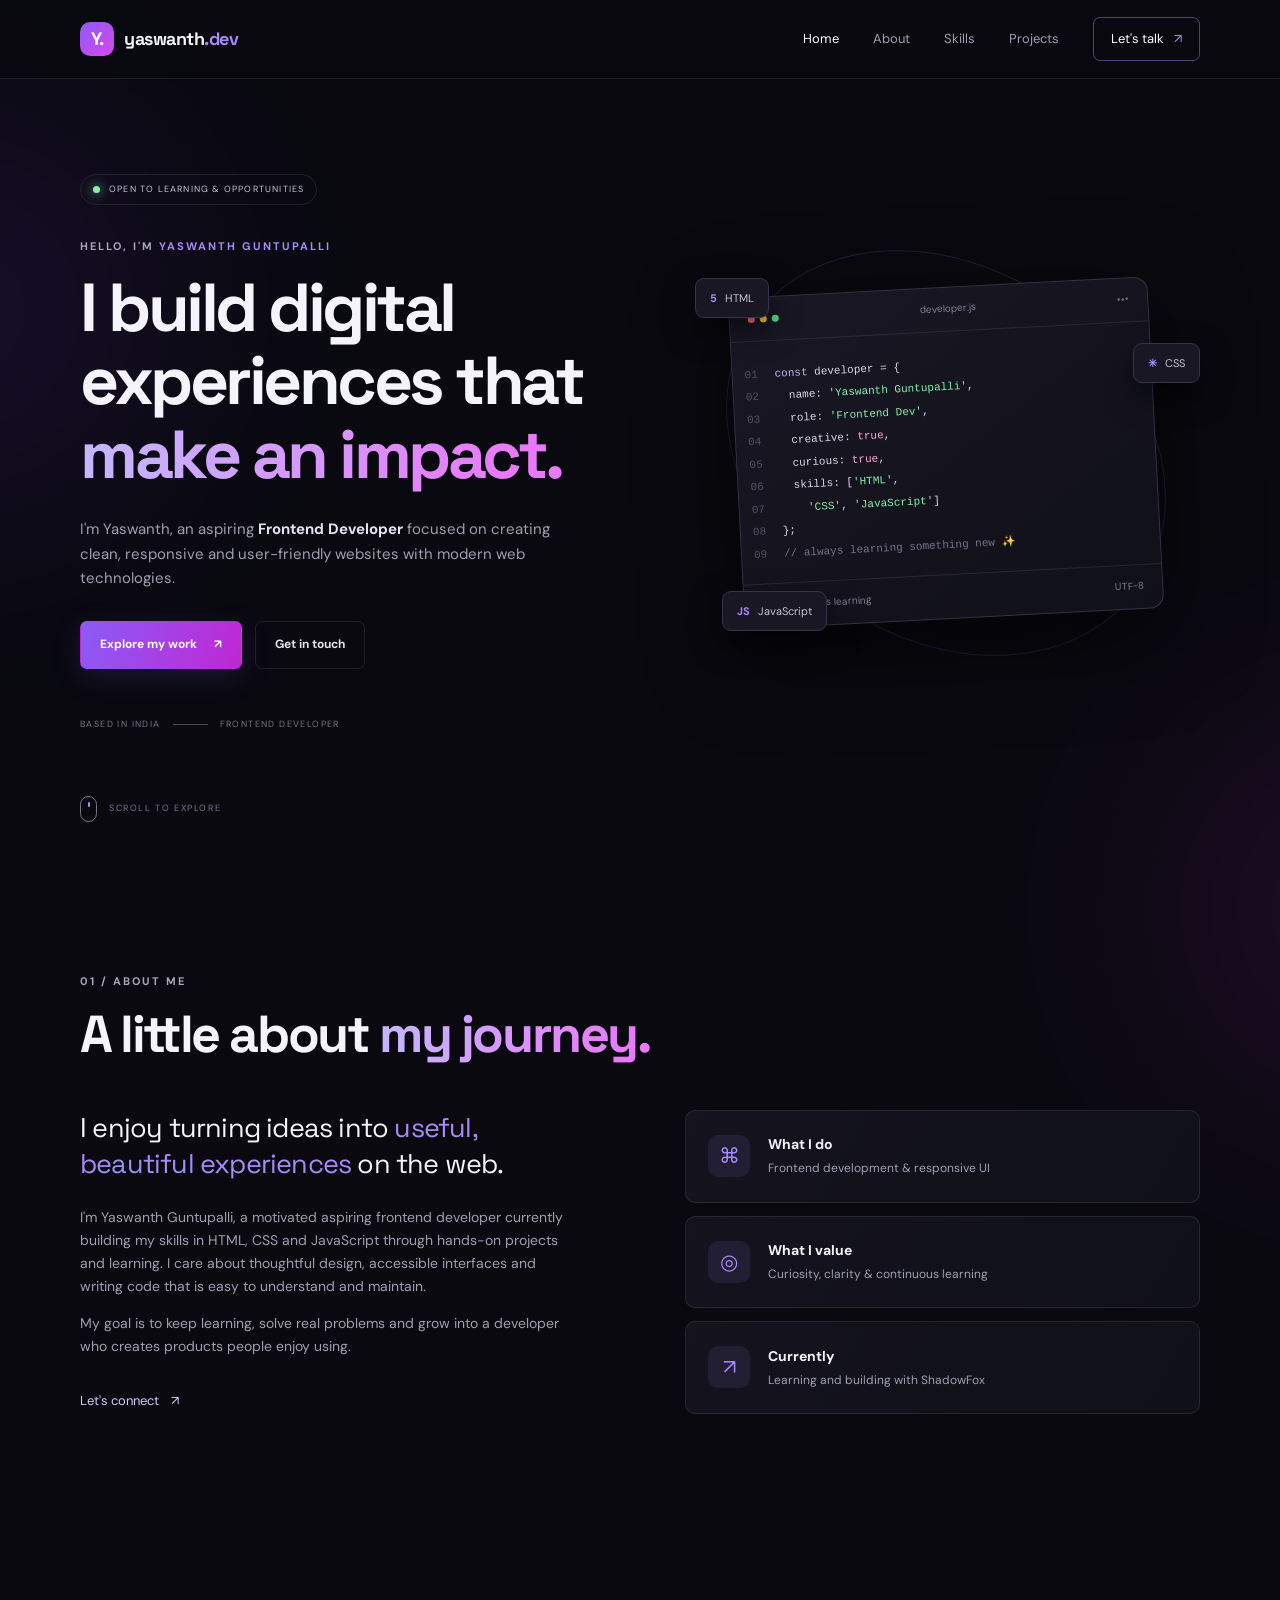
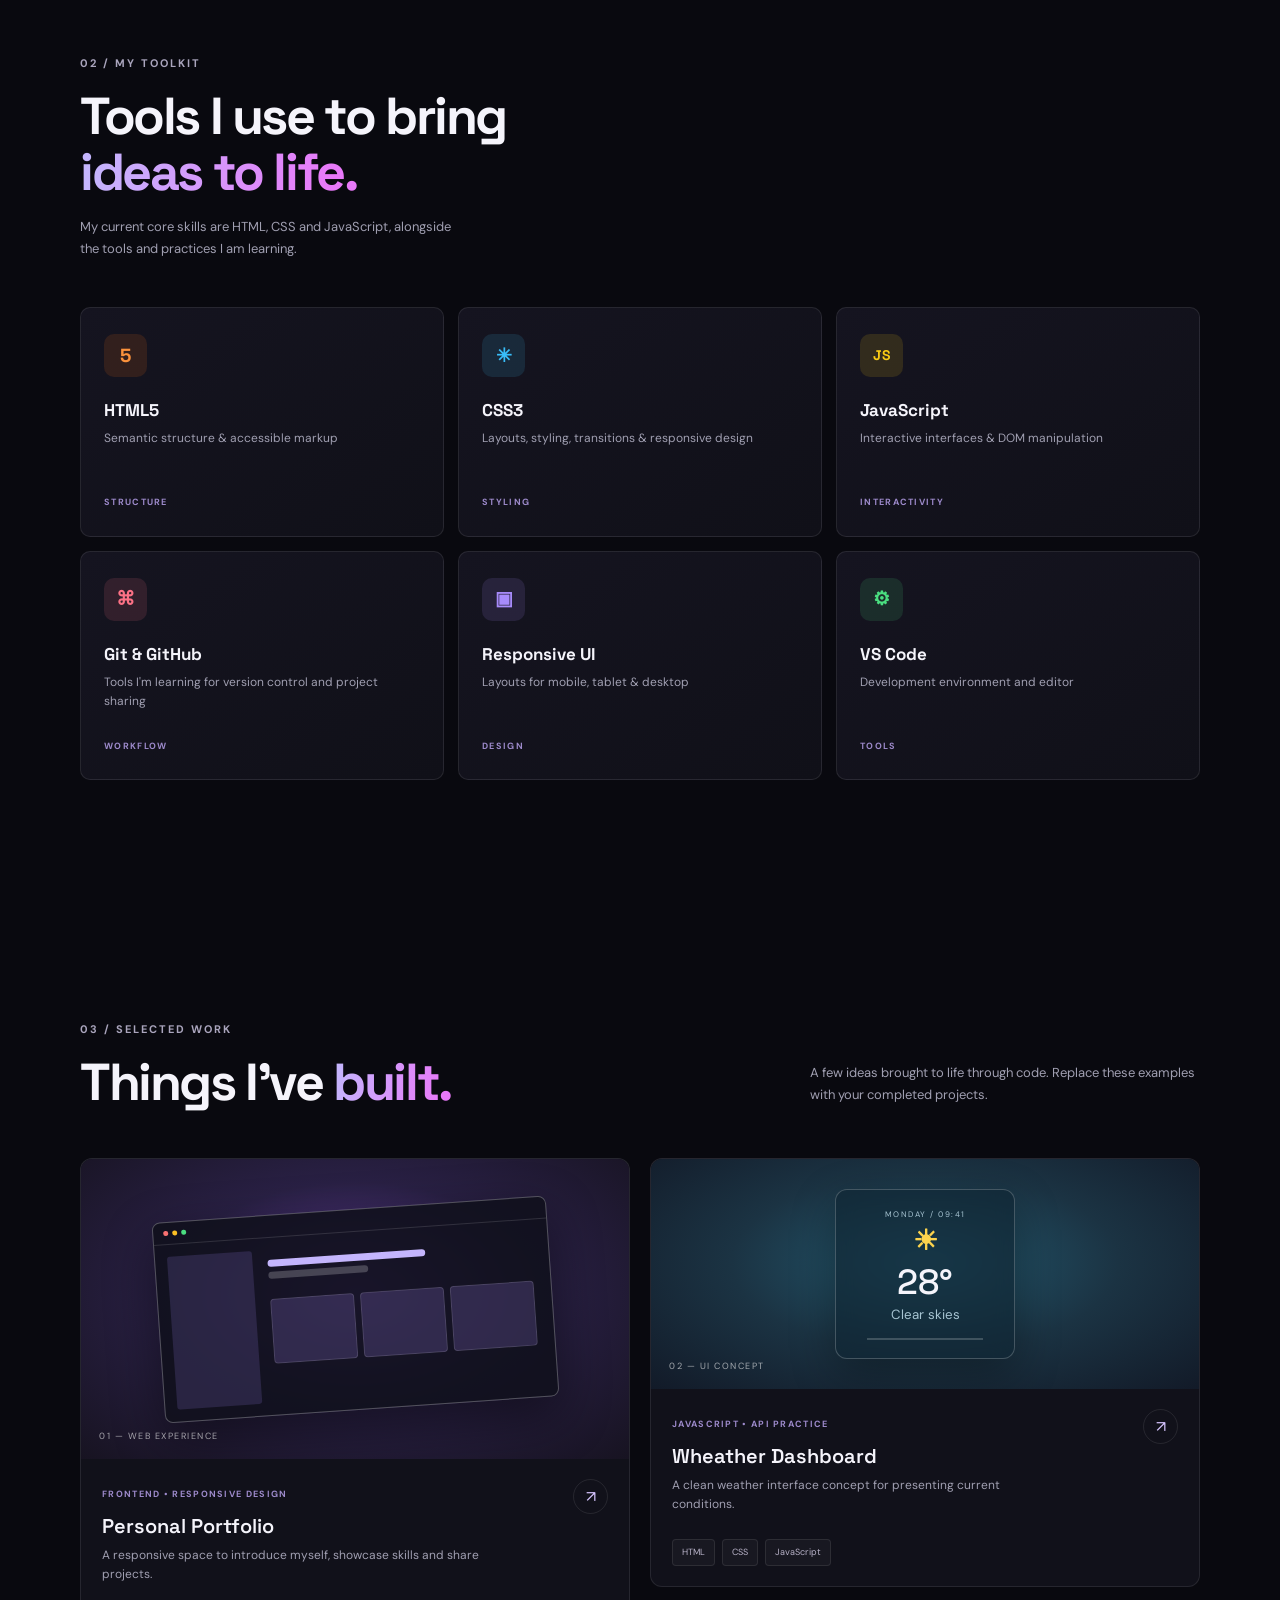
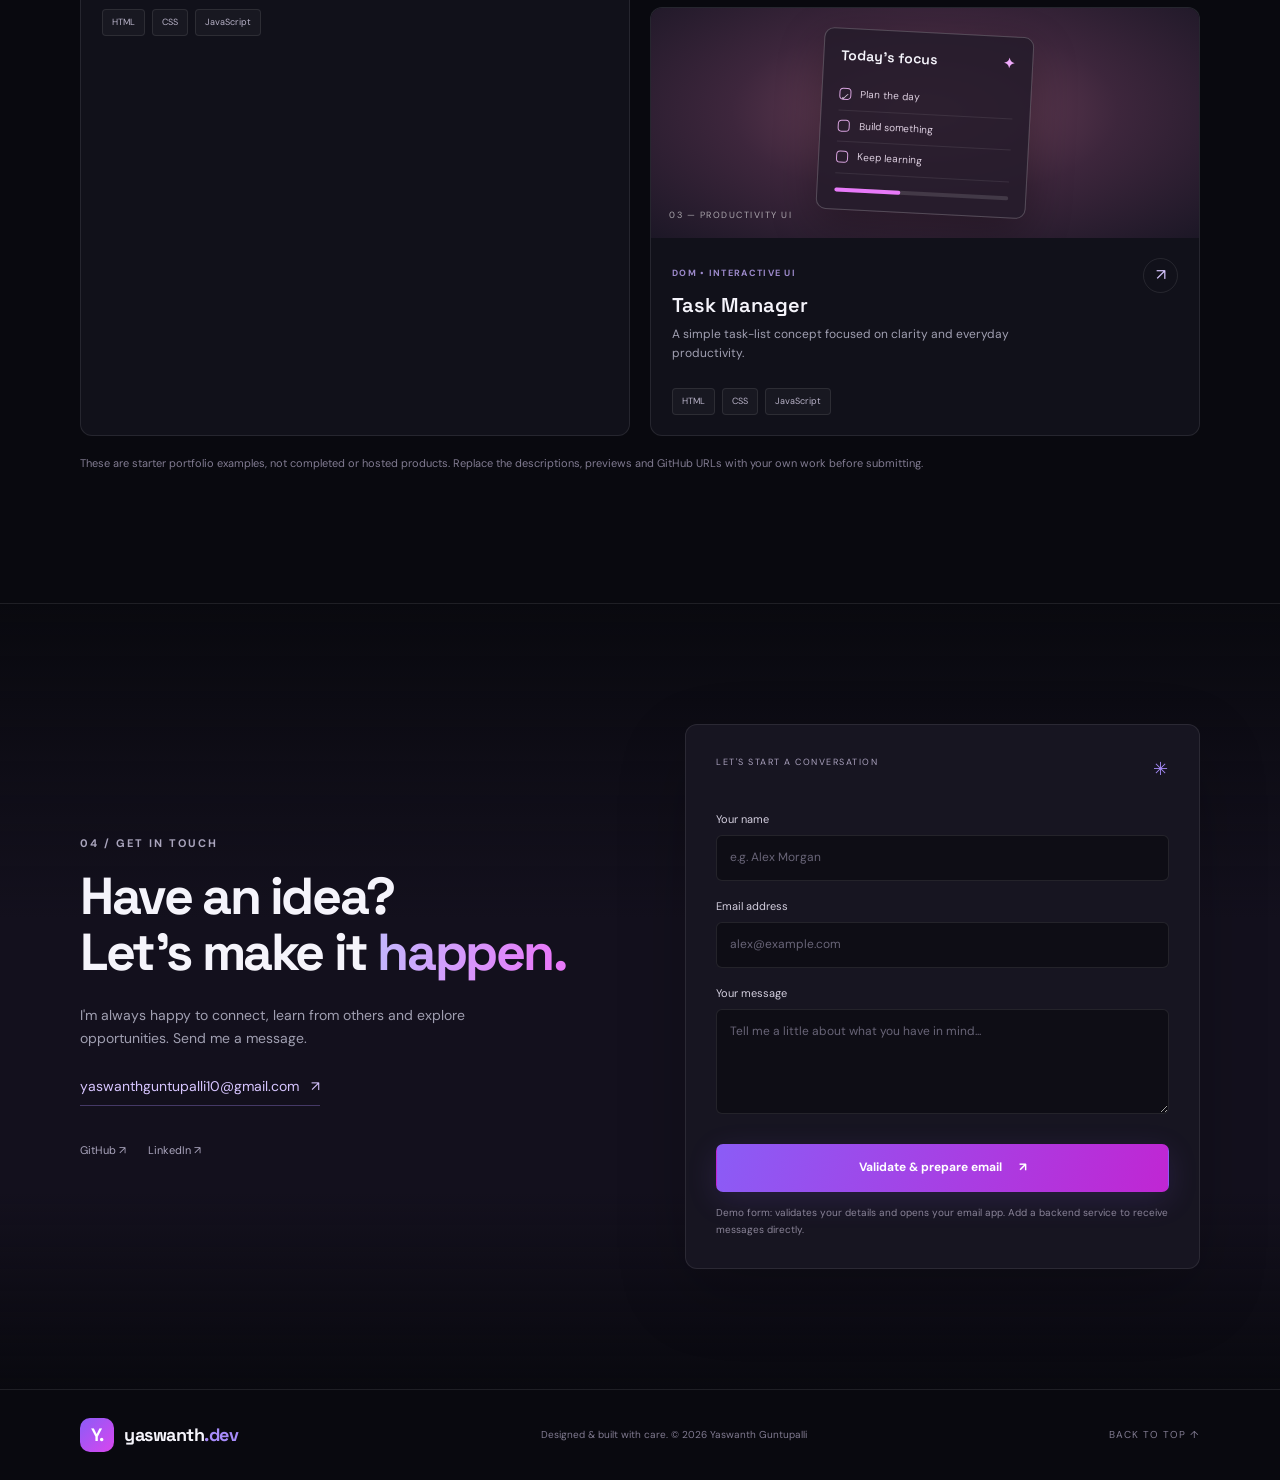
<file: index.html>
<!DOCTYPE html>
<html lang="en">
<head>
  <meta charset="UTF-8">
  <meta name="viewport" content="width=device-width, initial-scale=1.0">
  <meta name="description" content="Personal portfolio of a frontend developer. Explore skills, projects and contact information.">
  <title>Yaswanth Guntupalli | Frontend Developer</title>
  <link rel="preconnect" href="https://fonts.googleapis.com">
  <link rel="preconnect" href="https://fonts.gstatic.com" crossorigin>
  <link href="https://fonts.googleapis.com/css2?family=DM+Sans:wght@400;500;600;700&family=Space+Grotesk:wght@400;500;600;700&display=swap" rel="stylesheet">
  <link rel="stylesheet" href="styles.css">
  <script src="script.js" defer></script>
</head>
<body>
  <div class="ambient ambient-one"></div><div class="ambient ambient-two"></div>
  <header class="site-header">
    <nav class="nav container" aria-label="Main navigation">
      <a class="brand" href="#home" aria-label="Yaswanth Guntupalli home"><span class="brand-mark">Y.</span><span>yaswanth<span class="accent">.dev</span></span></a>
      <button class="menu-toggle" aria-label="Open navigation menu" aria-expanded="false" aria-controls="nav-links"><span></span><span></span><span></span></button>
      <div class="nav-links" id="nav-links">
        <a href="#home" class="nav-link active">Home</a><a href="#about" class="nav-link">About</a>
        <a href="#skills" class="nav-link">Skills</a><a href="#projects" class="nav-link">Projects</a>
        <a href="#contact" class="nav-link nav-cta">Let's talk <span>↗</span></a>
      </div>
    </nav>
  </header>

  <main>
    <section class="hero section container" id="home">
      <div class="hero-copy reveal">
        <div class="availability"><span class="pulse"></span> OPEN TO LEARNING & OPPORTUNITIES</div>
        <p class="eyebrow">HELLO, I'M <span class="accent">YASWANTH GUNTUPALLI</span></p>
        <h1>I build digital<br>experiences that<br><span class="gradient-text">make an impact.</span></h1>
        <p class="hero-description">I'm Yaswanth, an aspiring <strong>Frontend Developer</strong> focused on creating clean, responsive and user-friendly websites with modern web technologies.</p>
        <div class="hero-actions"><a class="button button-primary" href="#projects">Explore my work <span>↗</span></a><a class="button button-ghost" href="#contact">Get in touch</a></div>
        <div class="hero-meta"><span>BASED IN INDIA</span><span class="meta-line"></span><span>FRONTEND DEVELOPER</span></div>
      </div>
      <div class="hero-art reveal" aria-label="Stylish developer-themed code illustration, created with CSS and code-inspired interface elements">
        <div class="orbit orbit-a"></div><div class="orbit orbit-b"></div>
        <div class="code-card">
          <div class="code-top"><div class="window-dots"><i></i><i></i><i></i></div><span>developer.js</span><span>•••</span></div>
          <div class="code-content">
            <p><span class="line-no">01</span><span class="code-purple">const</span> developer = {</p>
            <p><span class="line-no">02</span>&nbsp;&nbsp;name: <span class="code-green">'Yaswanth Guntupalli'</span>,</p>
            <p><span class="line-no">03</span>&nbsp;&nbsp;role: <span class="code-green">'Frontend Dev'</span>,</p>
            <p><span class="line-no">04</span>&nbsp;&nbsp;creative: <span class="code-orange">true</span>,</p>
            <p><span class="line-no">05</span>&nbsp;&nbsp;curious: <span class="code-orange">true</span>,</p>
            <p><span class="line-no">06</span>&nbsp;&nbsp;skills: [<span class="code-green">'HTML'</span>,</p>
            <p><span class="line-no">07</span>&nbsp;&nbsp;&nbsp;&nbsp;<span class="code-green">'CSS'</span>, <span class="code-green">'JavaScript'</span>]</p>
            <p><span class="line-no">08</span>};</p>
            <p class="code-comment"><span class="line-no">09</span>// always learning something new ✨</p>
          </div>
          <div class="code-bottom"><span><i class="status-dot"></i> All systems learning</span><span>UTF-8</span></div>
        </div>
        <div class="floating-chip chip-html"><b>5</b> HTML</div><div class="floating-chip chip-css"><b>✳</b> CSS</div><div class="floating-chip chip-js"><b>JS</b> JavaScript</div>
      </div>
      <a class="scroll-cue" href="#about"><span class="scroll-wheel"></span> SCROLL TO EXPLORE</a>
    </section>

    <section class="section container" id="about">
      <div class="section-heading reveal"><p class="eyebrow">01 / ABOUT ME</p><h2>A little about <span class="gradient-text">my journey.</span></h2></div>
      <div class="about-grid">
        <div class="about-intro reveal"><p class="large-copy">I enjoy turning ideas into <span class="accent">useful, beautiful experiences</span> on the web.</p><p>I'm Yaswanth Guntupalli, a motivated aspiring frontend developer currently building my skills in HTML, CSS and JavaScript through hands-on projects and learning. I care about thoughtful design, accessible interfaces and writing code that is easy to understand and maintain.</p><p>My goal is to keep learning, solve real problems and grow into a developer who creates products people enjoy using.</p><a class="text-link" href="#contact">Let's connect <span>↗</span></a></div>
        <div class="about-facts reveal">
          <div class="fact-card"><span class="fact-icon">⌘</span><div><h3>What I do</h3><p>Frontend development & responsive UI</p></div></div>
          <div class="fact-card"><span class="fact-icon">◎</span><div><h3>What I value</h3><p>Curiosity, clarity & continuous learning</p></div></div>
          <div class="fact-card"><span class="fact-icon">↗</span><div><h3>Currently</h3><p>Learning and building with ShadowFox</p></div></div>
        </div>
      </div>
    </section>

    <section class="section container" id="skills">
      <div class="section-heading reveal"><p class="eyebrow">02 / MY TOOLKIT</p><h2>Tools I use to bring<br><span class="gradient-text">ideas to life.</span></h2><p class="section-subtitle">My current core skills are HTML, CSS and JavaScript, alongside the tools and practices I am learning.</p></div>
      <div class="skills-grid">
        <article class="skill-card reveal"><span class="skill-symbol html-symbol">5</span><h3>HTML5</h3><p>Semantic structure & accessible markup</p><span class="skill-tag">STRUCTURE</span></article>
        <article class="skill-card reveal"><span class="skill-symbol css-symbol">✳</span><h3>CSS3</h3><p>Layouts, styling, transitions & responsive design</p><span class="skill-tag">STYLING</span></article>
        <article class="skill-card reveal"><span class="skill-symbol js-symbol">JS</span><h3>JavaScript</h3><p>Interactive interfaces & DOM manipulation</p><span class="skill-tag">INTERACTIVITY</span></article>
        <article class="skill-card reveal"><span class="skill-symbol git-symbol">⌘</span><h3>Git & GitHub</h3><p>Tools I'm learning for version control and project sharing</p><span class="skill-tag">WORKFLOW</span></article>
        <article class="skill-card reveal"><span class="skill-symbol responsive-symbol">▣</span><h3>Responsive UI</h3><p>Layouts for mobile, tablet & desktop</p><span class="skill-tag">DESIGN</span></article>
        <article class="skill-card reveal"><span class="skill-symbol tools-symbol">⚙</span><h3>VS Code</h3><p>Development environment and editor</p><span class="skill-tag">TOOLS</span></article>
      </div>
    </section>

    <section class="section container" id="projects">
      <div class="section-heading projects-heading reveal"><div><p class="eyebrow">03 / SELECTED WORK</p><h2>Things I've <span class="gradient-text">built.</span></h2></div><p class="section-subtitle">A few ideas brought to life through code. Replace these examples with your completed projects.</p></div>
      <div class="projects-grid">
        <article class="project-card project-feature reveal"><div class="project-visual visual-one"><div class="mini-browser"><div class="mini-bar"><i></i><i></i><i></i></div><div class="mini-content"><div class="mini-sidebar"></div><div class="mini-main"><b></b><b></b><div class="mini-panels"><i></i><i></i><i></i></div></div></div></div><span class="visual-label">01 — WEB EXPERIENCE</span></div><div class="project-info"><div><span class="project-type">FRONTEND • RESPONSIVE DESIGN</span><h3>Personal Portfolio</h3><p>A responsive space to introduce myself, showcase skills and share projects.</p></div><a class="project-arrow" href="index.html" target="_blank" rel="noopener noreferrer" aria-label="Add your portfolio repository link">↗</a></div><div class="tag-row"><span>HTML</span><span>CSS</span><span>JavaScript</span></div></article>
        <article class="project-card reveal"><div class="project-visual visual-two"><div class="weather-widget"><span>MONDAY / 09:41</span><strong>☀</strong><b>28°</b><small>Clear skies</small><div class="weather-line"></div></div><span class="visual-label">02 — UI CONCEPT</span></div><div class="project-info"><div><span class="project-type">JAVASCRIPT • API PRACTICE</span><h3>Wheather Dashboard</h3><p>A clean weather interface concept for presenting current conditions.</p></div><a class="project-arrow" href="https://yaswanthguntupalli.github.io/shadowfox-frontend-portfolio/weather.html" target="_blank" rel="noopener noreferrer" aria-label="Add your weather dashboard repository link">↗</a></div><div class="tag-row"><span>HTML</span><span>CSS</span><span>JavaScript</span></div></article>
        <article class="project-card reveal"><div class="project-visual visual-three"><div class="task-widget"><div class="task-title">Today's focus <span>✦</span></div><div class="task-row"><i>✓</i><span>Plan the day</span></div><div class="task-row"><i></i><span>Build something</span></div><div class="task-row"><i></i><span>Keep learning</span></div><div class="task-progress"><b></b></div></div><span class="visual-label">03 — PRODUCTIVITY UI</span></div><div class="project-info"><div><span class="project-type">DOM • INTERACTIVE UI</span><h3>Task Manager</h3><p>A simple task-list concept focused on clarity and everyday productivity.</p></div><a class="project-arrow" href="https://github.com/" target="_blank" rel="noopener noreferrer" aria-label="Add your task manager repository link">↗</a></div><div class="tag-row"><span>HTML</span><span>CSS</span><span>JavaScript</span></div></article>
      </div>
      <p class="project-note">These are starter portfolio examples, not completed or hosted products. Replace the descriptions, previews and GitHub URLs with your own work before submitting.</p>
    </section>

    <section class="contact-section section" id="contact">
      <div class="container contact-grid">
        <div class="contact-copy reveal"><p class="eyebrow">04 / GET IN TOUCH</p><h2>Have an idea?<br>Let's make it <span class="gradient-text">happen.</span></h2><p>I'm always happy to connect, learn from others and explore opportunities. Send me a message.</p><a class="email-link" href="mailto:yaswanthguntupalli10@gmail.com">yaswanthguntupalli10@gmail.com <span>↗</span></a><div class="social-links"><a href="https://github.com/" target="_blank" rel="noopener noreferrer">GitHub ↗</a><a href="https://www.linkedin.com/" target="_blank" rel="noopener noreferrer">LinkedIn ↗</a></div></div>
        <form class="contact-form reveal" id="contact-form" novalidate>
          <div class="form-heading"><span>LET'S START A CONVERSATION</span><span class="form-star">✳</span></div>
          <label for="name">Your name</label><input id="name" name="name" type="text" placeholder="e.g. Alex Morgan" required minlength="2" autocomplete="name"><small class="error" id="name-error"></small>
          <label for="email">Email address</label><input id="email" name="email" type="email" placeholder="alex@example.com" required autocomplete="email"><small class="error" id="email-error"></small>
          <label for="message">Your message</label><textarea id="message" name="message" rows="4" placeholder="Tell me a little about what you have in mind..." required minlength="10"></textarea><small class="error" id="message-error"></small>
          <button class="button button-primary submit-button" type="submit">Validate & prepare email <span>↗</span></button>
          <p class="form-note" id="form-status" aria-live="polite">Demo form: validates your details and opens your email app. Add a backend service to receive messages directly.</p>
        </form>
      </div>
    </section>
  </main>

  <footer class="footer container"><a class="brand" href="#home"><span class="brand-mark">Y.</span><span>yaswanth<span class="accent">.dev</span></span></a><p>Designed & built with care. © <span id="year"></span> Yaswanth Guntupalli</p><a class="back-top" href="#home">BACK TO TOP ↑</a></footer>
</body>
</html>
</file>
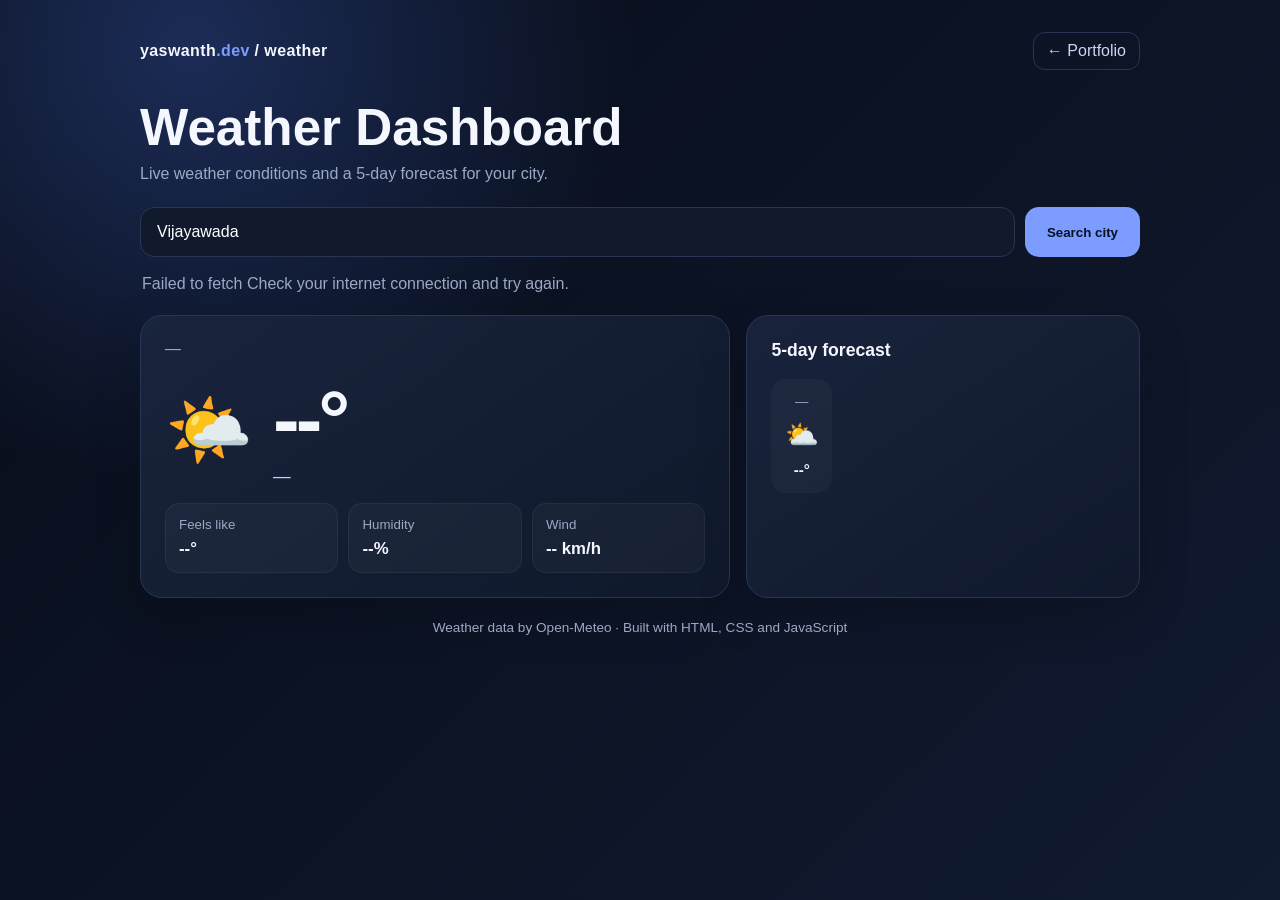
<file: weather.html>
<!DOCTYPE html>
<html lang="en">
<head>
  <meta charset="UTF-8">
  <meta name="viewport" content="width=device-width, initial-scale=1.0">
  <title>Weather Dashboard | Yaswanth</title>
  <style>
    :root { color-scheme: dark; --bg:#090e1c; --panel:#151d31; --muted:#9ba9c5; --accent:#7c9cff; --line:#293653; }
    * { box-sizing:border-box; }
    body { margin:0; min-height:100vh; padding:32px 18px; font-family:Inter,Segoe UI,Arial,sans-serif; color:#f5f7ff; background:radial-gradient(circle at 15% 5%,#1c2c57 0,transparent 32%),linear-gradient(135deg,#080d19,#101a30); }
    .wrap { max-width:1000px; margin:auto; }
    header { display:flex; justify-content:space-between; align-items:center; gap:12px; margin-bottom:28px; }
    .brand { font-weight:800; letter-spacing:.4px; } .brand span { color:var(--accent); }
    .back { color:#cbd6f2; text-decoration:none; border:1px solid var(--line); padding:9px 13px; border-radius:12px; }
    h1 { font-size:clamp(2rem,5vw,3.2rem); margin:0 0 8px; }
    .sub { color:var(--muted); margin:0 0 24px; }
    .search { display:flex; gap:10px; margin-bottom:18px; }
    input { flex:1; min-width:0; padding:15px 16px; border-radius:14px; border:1px solid var(--line); background:#111a2d; color:white; font-size:1rem; outline:none; }
    input:focus { border-color:var(--accent); }
    button { border:0; border-radius:14px; padding:0 22px; background:var(--accent); color:#081126; font-weight:800; cursor:pointer; }
    button:hover { filter:brightness(1.1); }
    .status { color:var(--muted); min-height:24px; margin:8px 2px 16px; }
    .grid { display:grid; grid-template-columns:1.2fr .8fr; gap:16px; }
    .card { background:linear-gradient(145deg,rgba(25,36,61,.96),rgba(16,25,44,.96)); border:1px solid var(--line); border-radius:22px; padding:24px; box-shadow:0 18px 50px #0003; }
    .current { min-height:280px; display:flex; flex-direction:column; justify-content:space-between; }
    .place { color:var(--muted); font-size:1rem; }
    .main-weather { display:flex; align-items:center; gap:20px; margin:16px 0; }
    .emoji { font-size:4.4rem; line-height:1; }
    .temp { font-size:clamp(3.5rem,9vw,5rem); font-weight:800; letter-spacing:-4px; }
    .desc { color:#c6d2ef; font-size:1.1rem; }
    .stats { display:grid; grid-template-columns:repeat(3,1fr); gap:10px; }
    .stat { background:#ffffff08; border:1px solid #ffffff0d; padding:13px; border-radius:14px; }
    .stat small { display:block; color:var(--muted); margin-bottom:7px; }
    .stat strong { font-size:1.05rem; }
    h2 { font-size:1.1rem; margin:0 0 18px; }
    .forecast { display:grid; grid-template-columns:repeat(5,1fr); gap:10px; }
    .day { text-align:center; padding:15px 8px; border-radius:15px; background:#ffffff08; }
    .day small { display:block; color:var(--muted); }
    .day .ico { font-size:1.7rem; margin:10px 0; }
    .day strong { display:block; font-size:.95rem; }
    footer { color:var(--muted); font-size:.85rem; text-align:center; margin-top:22px; }
    @media(max-width:700px) { .grid { grid-template-columns:1fr; } .forecast { grid-template-columns:repeat(2,1fr); } .search { flex-direction:column; } button { padding:14px; } .stats { grid-template-columns:1fr; } }
  </style>
</head>
<body>
  <main class="wrap">
    <header>
      <div class="brand">yaswanth<span>.dev</span> / weather</div>
      <a class="back" href="index.html">← Portfolio</a>
    </header>
    <h1>Weather Dashboard</h1>
    <p class="sub">Live weather conditions and a 5-day forecast for your city.</p>
    <form class="search" id="searchForm">
      <input id="cityInput" type="text" placeholder="Enter a city, e.g. Vijayawada" value="Vijayawada" aria-label="City name">
      <button type="submit">Search city</button>
    </form>
    <p class="status" id="status" role="status">Loading weather…</p>
    <section class="grid" aria-live="polite">
      <article class="card current">
        <div>
          <div class="place" id="place">—</div>
          <div class="main-weather">
            <div class="emoji" id="icon">🌤️</div>
            <div><div class="temp"><span id="temperature">--</span>°</div><div class="desc" id="description">—</div></div>
          </div>
        </div>
        <div class="stats">
          <div class="stat"><small>Feels like</small><strong id="feels">--°</strong></div>
          <div class="stat"><small>Humidity</small><strong id="humidity">--%</strong></div>
          <div class="stat"><small>Wind</small><strong id="wind">-- km/h</strong></div>
        </div>
      </article>
      <article class="card">
        <h2>5-day forecast</h2>
        <div class="forecast" id="forecast">
          <div class="day"><small>—</small><div class="ico">⛅</div><strong>--°</strong></div>
        </div>
      </article>
    </section>
    <footer>Weather data by Open-Meteo · Built with HTML, CSS and JavaScript</footer>
  </main>
<script>
const $ = (id) => document.getElementById(id);
const weatherInfo = (code) => {
  if (code === 0) return ["Clear sky", "☀️"];
  if ([1,2].includes(code)) return ["Partly cloudy", "🌤️"];
  if (code === 3) return ["Overcast", "☁️"];
  if ([45,48].includes(code)) return ["Foggy", "🌫️"];
  if ([51,53,55,56,57].includes(code)) return ["Drizzle", "🌦️"];
  if ([61,63,65,66,67,80,81,82].includes(code)) return ["Rain", "🌧️"];
  if ([71,73,75,77,85,86].includes(code)) return ["Snow", "❄️"];
  if ([95,96,99].includes(code)) return ["Thunderstorm", "⛈️"];
  return ["Mixed conditions", "🌡️"];
};
async function loadWeather(city) {
  $("status").textContent = "Finding " + city + "…";
  try {
    const geoRes = await fetch("https://geocoding-api.open-meteo.com/v1/search?name=" + encodeURIComponent(city) + "&count=1&language=en&format=json");
    if (!geoRes.ok) throw new Error("Could not reach the location service.");
    const geo = await geoRes.json();
    if (!geo.results || !geo.results.length) throw new Error("City not found. Check the spelling and try again.");
    const loc = geo.results[0];
    $("status").textContent = "Loading live conditions…";
    const url = `https://api.open-meteo.com/v1/forecast?latitude=${loc.latitude}&longitude=${loc.longitude}&current=temperature_2m,relative_humidity_2m,apparent_temperature,is_day,precipitation,weather_code,wind_speed_10m&daily=weather_code,temperature_2m_max,temperature_2m_min&timezone=auto&forecast_days=5`;
    const res = await fetch(url);
    if (!res.ok) throw new Error("Weather data is temporarily unavailable.");
    const data = await res.json();
    const current = data.current;
    const [label, icon] = weatherInfo(current.weather_code);
    $("place").textContent = [loc.name, loc.admin1, loc.country].filter(Boolean).join(", ");
    $("icon").textContent = icon;
    $("temperature").textContent = Math.round(current.temperature_2m);
    $("description").textContent = label;
    $("feels").textContent = Math.round(current.apparent_temperature) + "°";
    $("humidity").textContent = current.relative_humidity_2m + "%";
    $("wind").textContent = Math.round(current.wind_speed_10m) + " km/h";
    $("forecast").innerHTML = data.daily.time.map((date, i) => {
      const [desc, dayIcon] = weatherInfo(data.daily.weather_code[i]);
      const day = new Date(date + "T12:00:00").toLocaleDateString("en", { weekday:"short" });
      return `<div class="day"><small>${day}</small><div class="ico" title="${desc}">${dayIcon}</div><strong>${Math.round(data.daily.temperature_2m_max[i])}°</strong><small>${Math.round(data.daily.temperature_2m_min[i])}° low</small></div>`;
    }).join("");
    $("status").textContent = "Updated just now · Times shown in local time";
  } catch (error) {
    $("status").textContent = error.message + " Check your internet connection and try again.";
  }
}
$("searchForm").addEventListener("submit", (event) => {
  event.preventDefault();
  const city = $("cityInput").value.trim();
  if (city) loadWeather(city);
});
loadWeather($("cityInput").value);
</script>
</body>
</html>
</file>
<file: styles.css>
@import url('https://fonts.googleapis.com/css2?family=DM+Sans:wght@400;500;600;700&family=Space+Grotesk:wght@400;500;600;700&display=swap');
:root{--bg:#09090f;--panel:#11111b;--panel2:#151522;--text:#f5f4fb;--muted:#a09fb1;--purple:#a78bfa;--pink:#e879f9;--line:rgba(255,255,255,.09);--font:'DM Sans',sans-serif;--display:'Space Grotesk',sans-serif}
*{box-sizing:border-box}html{scroll-behavior:smooth;scroll-padding-top:90px}body{margin:0;background:var(--bg);color:var(--text);font-family:var(--font);line-height:1.65;overflow-x:hidden}a{color:inherit;text-decoration:none}button,input,textarea{font:inherit}.container{width:min(1120px,calc(100% - 48px));margin-inline:auto}.section{padding:120px 0;position:relative}.accent{color:var(--purple)}.gradient-text{background:linear-gradient(100deg,#c4b5fd 5%,#e879f9 90%);-webkit-background-clip:text;background-clip:text;color:transparent}.ambient{position:absolute;width:420px;height:420px;border-radius:50%;filter:blur(120px);opacity:.12;pointer-events:none}.ambient-one{background:#7c3aed;top:100px;left:-250px}.ambient-two{background:#c026d3;top:700px;right:-300px}
.site-header{position:sticky;top:0;z-index:20;background:rgba(9,9,15,.82);backdrop-filter:blur(18px);border-bottom:1px solid var(--line)}.nav{height:78px;display:flex;align-items:center;justify-content:space-between}.brand{display:flex;align-items:center;gap:10px;font-family:var(--display);font-weight:700;font-size:18px;letter-spacing:-.5px}.brand-mark{width:34px;height:34px;border-radius:10px;background:linear-gradient(135deg,#8b5cf6,#d946ef);display:grid;place-items:center;color:white}.nav-links{display:flex;align-items:center;gap:34px}.nav-link{font-size:13px;color:var(--muted);transition:.2s}.nav-link:hover,.nav-link.active{color:white}.nav-cta{border:1px solid rgba(167,139,250,.45);padding:10px 17px;border-radius:7px;color:white}.nav-cta span{color:var(--purple);margin-left:7px}.menu-toggle{display:none;background:none;border:0;color:white}
.hero{min-height:700px;display:grid;grid-template-columns:1.05fr .95fr;align-items:center;gap:50px;padding-top:95px;padding-bottom:120px}.availability{display:inline-flex;align-items:center;gap:9px;border:1px solid var(--line);border-radius:30px;padding:7px 12px;color:#c7c4d5;font-size:9px;letter-spacing:1.2px;margin-bottom:32px}.pulse,.status-dot{width:7px;height:7px;border-radius:50%;background:#86efac;box-shadow:0 0 12px #86efac}.eyebrow{font-size:11px;font-weight:700;letter-spacing:2px;color:#aaa5bd;margin:0 0 16px}.hero h1,.section-heading h2,.contact-copy h2{font-family:var(--display);font-size:clamp(43px,5.3vw,69px);line-height:1.08;letter-spacing:-3.5px;margin:0}.hero-description{max-width:480px;color:var(--muted);font-size:15px;margin:26px 0 30px}.hero-description strong{color:#e7e3f4}.hero-actions{display:flex;gap:13px;flex-wrap:wrap}.button{display:inline-flex;align-items:center;justify-content:center;gap:17px;padding:13px 19px;border-radius:7px;font-size:12px;font-weight:700;border:1px solid transparent;cursor:pointer;transition:transform .2s,box-shadow .2s}.button:hover{transform:translateY(-3px)}.button-primary{background:linear-gradient(110deg,#8b5cf6,#c026d3);color:white;box-shadow:0 8px 30px #8b5cf626}.button-ghost{border-color:var(--line);color:#e6e2f0}.hero-meta{display:flex;align-items:center;gap:12px;color:#777488;font-size:9px;letter-spacing:1.4px;margin-top:48px}.meta-line{width:35px;height:1px;background:#4b465c}.hero-art{height:440px;display:grid;place-items:center;position:relative}.orbit{position:absolute;border:1px solid rgba(167,139,250,.16);border-radius:50%;transform:rotate(-22deg)}.orbit-a{width:390px;height:300px}.orbit-b{width:470px;height:370px;transform:rotate(35deg)}.code-card{position:relative;z-index:2;width:min(100%,420px);border:1px solid #373047;border-radius:14px;background:linear-gradient(145deg,#191724,#101018);box-shadow:0 25px 90px #0009;overflow:hidden;transform:rotate(-3deg)}.code-top,.code-bottom{display:flex;align-items:center;justify-content:space-between;padding:13px 18px;color:#817b91;font-size:10px;border-bottom:1px solid var(--line)}.window-dots{display:flex;gap:5px}.window-dots i,.mini-bar i{width:7px;height:7px;border-radius:50%;background:#f87171}.window-dots i:nth-child(2),.mini-bar i:nth-child(2){background:#fbbf24}.window-dots i:nth-child(3),.mini-bar i:nth-child(3){background:#4ade80}.code-content{padding:22px 12px 18px;font:11px/2.05 monospace;color:#ddd8eb}.code-content p{margin:0;white-space:nowrap}.line-no{display:inline-block;width:30px;color:#555064}.code-purple{color:#c4b5fd}.code-green{color:#86efac}.code-orange{color:#f9a8d4}.code-comment{color:#77718a}.code-bottom{border-top:1px solid var(--line);border-bottom:0}.code-bottom span:first-child{display:flex;align-items:center;gap:8px}.status-dot{width:6px;height:6px}.floating-chip{position:absolute;z-index:3;padding:10px 14px;border:1px solid #393149;background:#191724;border-radius:9px;font-size:11px;color:#c9c4d7;box-shadow:0 12px 30px #0008}.floating-chip b{color:var(--purple);margin-right:5px}.chip-html{top:45px;left:3px}.chip-css{right:0;top:110px}.chip-js{bottom:42px;left:30px}.scroll-cue{position:absolute;bottom:30px;left:0;display:flex;align-items:center;gap:12px;color:#777488;font-size:9px;letter-spacing:1.6px}.scroll-wheel{width:17px;height:26px;border:1px solid #777488;border-radius:12px;position:relative}.scroll-wheel:after{content:"";position:absolute;width:2px;height:5px;background:var(--purple);top:5px;left:7px;border-radius:3px}
.section-heading{margin-bottom:48px}.section-heading h2,.contact-copy h2{font-size:clamp(36px,4.2vw,52px);letter-spacing:-2.4px}.about-grid{display:grid;grid-template-columns:1fr 1fr;gap:90px}.about-intro p:not(.large-copy){color:var(--muted);font-size:14px;max-width:500px}.large-copy{font-family:var(--display);font-size:27px;line-height:1.35;letter-spacing:-.8px;margin:0 0 23px}.text-link{display:inline-flex;gap:12px;color:#d8c9ff;font-size:13px;margin-top:18px}.about-facts{display:grid;gap:13px}.fact-card{display:flex;align-items:center;gap:18px;padding:22px;border:1px solid var(--line);border-radius:10px;background:linear-gradient(120deg,#14131e,#101018)}.fact-icon{width:42px;height:42px;display:grid;place-items:center;border-radius:10px;background:#a78bfa18;color:var(--purple);font-size:21px}.fact-card h3{font-size:14px;margin:0 0 3px}.fact-card p{font-size:12px;color:var(--muted);margin:0}
.section-subtitle{font-size:13px;color:var(--muted);max-width:390px;margin:16px 0 0}.skills-grid{display:grid;grid-template-columns:repeat(3,1fr);gap:14px}.skill-card{padding:26px 23px 22px;border:1px solid var(--line);border-radius:10px;background:linear-gradient(145deg,#151420,#101018);transition:.25s}.skill-card:hover,.project-card:hover{transform:translateY(-5px);border-color:#7c5ab4}.skill-symbol{width:43px;height:43px;border-radius:10px;display:grid;place-items:center;font-family:var(--display);font-size:19px;font-weight:700;margin-bottom:19px}.html-symbol{background:#f9731620;color:#fb923c}.css-symbol{background:#38bdf820;color:#38bdf8}.js-symbol{background:#facc1520;color:#facc15;font-size:14px}.git-symbol{background:#fb718520;color:#fb7185}.responsive-symbol{background:#a78bfa20;color:#a78bfa}.tools-symbol{background:#4ade8020;color:#4ade80}.skill-card h3{font-family:var(--display);font-size:17px;margin:0 0 5px}.skill-card p{font-size:12px;color:var(--muted);min-height:40px;margin:0 0 18px}.skill-tag,.project-type{font-size:9px;letter-spacing:1.3px;color:#9d8acb;font-weight:700}
.projects-heading{display:flex;align-items:end;justify-content:space-between;gap:30px}.projects-heading .section-subtitle{margin:0 0 5px}.projects-grid{display:grid;grid-template-columns:repeat(2,1fr);gap:20px}.project-card{border:1px solid var(--line);border-radius:12px;overflow:hidden;background:#11111a;transition:.25s}.project-feature{grid-row:span 2}.project-visual{height:230px;position:relative;display:grid;place-items:center;overflow:hidden}.project-feature .project-visual{height:300px}.visual-one{background:radial-gradient(ellipse at 50% 45%,#6941a7 0,#292044 48%,#171321 100%)}.visual-two{background:radial-gradient(ellipse at 50% 45%,#245b71 0,#1b3343 50%,#121a28 100%)}.visual-three{background:radial-gradient(ellipse at 50% 45%,#75465e 0,#3d263c 50%,#1c1726 100%)}.mini-browser{width:72%;height:67%;border:1px solid #ffffff45;border-radius:8px;background:#11111de8;box-shadow:0 18px 50px #0007;overflow:hidden;transform:rotate(-4deg)}.mini-bar{height:22px;border-bottom:1px solid #ffffff20;display:flex;align-items:center;gap:4px;padding-left:10px}.mini-bar i{width:5px;height:5px}.mini-content{display:flex;height:calc(100% - 22px);padding:12px;gap:10px}.mini-sidebar{width:23%;background:#a78bfa28;border-radius:3px}.mini-main{flex:1;padding:5px}.mini-main>b{display:block;width:60%;height:7px;background:#c4b5fd;border-radius:5px;margin:5px 0}.mini-main>b:nth-child(2){width:38%;background:#ffffff35}.mini-panels{display:flex;gap:6px;margin-top:20px}.mini-panels i{height:65px;flex:1;background:#a78bfa32;border:1px solid #ffffff20;border-radius:4px}.visual-label{position:absolute;bottom:15px;left:18px;color:#ffffff9a;font-size:9px;letter-spacing:1.5px}.weather-widget{width:180px;height:170px;border:1px solid #ffffff35;border-radius:12px;background:#102532a8;backdrop-filter:blur(10px);display:flex;flex-direction:column;align-items:center;justify-content:center;box-shadow:0 15px 45px #0005}.weather-widget span{font-size:8px;letter-spacing:1.5px;color:#a7c4d2}.weather-widget strong{font-size:28px;color:#fcd34d;line-height:1.4}.weather-widget b{font:500 35px var(--display)}.weather-widget small{color:#a7c4d2}.weather-line{height:2px;width:65%;background:#ffffff30;margin-top:12px}.task-widget{width:210px;padding:17px;border:1px solid #ffffff35;border-radius:10px;background:#261c2be8;box-shadow:0 15px 45px #0005;transform:rotate(3deg)}.task-title{font:600 14px var(--display);margin-bottom:15px}.task-title span{float:right;color:#f0abfc}.task-row{display:flex;align-items:center;gap:9px;font-size:10px;color:#ded0e1;padding:7px 0;border-bottom:1px solid #ffffff15}.task-row i{width:12px;height:12px;border:1px solid #d8a3df;border-radius:4px}.task-row:first-of-type i{background:#c084fc}.task-progress{height:4px;background:#ffffff20;border-radius:4px;margin-top:14px}.task-progress b{display:block;width:38%;height:100%;background:#e879f9;border-radius:4px}.project-info{padding:20px 21px 12px;display:flex;justify-content:space-between;gap:15px}.project-info h3{font:600 20px var(--display);margin:7px 0}.project-info p{font-size:12px;color:var(--muted);margin:0;max-width:390px}.project-arrow{width:35px;height:35px;flex:0 0 35px;border:1px solid var(--line);border-radius:50%;display:grid;place-items:center;color:#d7c5ff}.tag-row{display:flex;gap:7px;padding:12px 21px 20px}.tag-row span{font-size:9px;color:#b9b3c9;background:#ffffff08;border:1px solid var(--line);padding:5px 9px;border-radius:4px}.project-note{font-size:11px;color:#817b91;margin-top:18px}
.contact-section{background:linear-gradient(180deg,transparent,#13101d 40%,#13101d 75%,transparent);border-top:1px solid var(--line);border-bottom:1px solid var(--line)}.contact-grid{display:grid;grid-template-columns:1fr 1fr;gap:90px;align-items:center}.contact-copy>p:not(.eyebrow){font-size:14px;color:var(--muted);max-width:400px;margin:23px 0}.email-link{display:inline-flex;gap:12px;color:#d7c5ff;font-size:14px;border-bottom:1px solid #a78bfa55;padding-bottom:7px}.social-links{display:flex;gap:22px;margin-top:35px}.social-links a{font-size:11px;color:#aaa5bd}.contact-form{padding:30px;border:1px solid #ffffff16;background:#171521;border-radius:12px;box-shadow:0 25px 70px #0003}.form-heading{display:flex;justify-content:space-between;color:#aaa1bd;font-size:9px;letter-spacing:1.5px;margin-bottom:25px}.form-star{color:var(--purple);font-size:18px}.contact-form label{display:block;font-size:11px;color:#d4cfdf;margin:16px 0 7px}.contact-form input,.contact-form textarea{width:100%;padding:12px 13px;background:#0e0d15;border:1px solid #ffffff17;border-radius:6px;color:white;outline:none;font-size:12px;resize:vertical;transition:border .2s}.contact-form input:focus,.contact-form textarea:focus{border-color:#a78bfa}.contact-form input::placeholder,.contact-form textarea::placeholder{color:#686477}.error{display:block;color:#fca5a5;font-size:10px;min-height:0;margin-top:4px}.error:not(:empty){min-height:14px}.submit-button{width:100%;margin-top:18px}.form-note{font-size:10px;color:#898397;margin:13px 0 0}.footer{min-height:90px;display:flex;align-items:center;justify-content:space-between;gap:20px}.footer p,.back-top{font-size:10px;color:#817b91}.back-top{letter-spacing:1px}
.reveal{opacity:0;transform:translateY(22px);transition:opacity .7s ease,transform .7s ease}.reveal.visible{opacity:1;transform:translateY(0)}
@media(max-width:850px){.hero{grid-template-columns:1fr;gap:20px;padding-top:75px}.hero-copy{max-width:650px}.hero-art{height:380px}.about-grid,.contact-grid{gap:45px}.projects-grid{grid-template-columns:1fr 1fr}.project-feature{grid-row:auto;grid-column:span 2}.project-feature .project-visual{height:260px}.contact-grid{grid-template-columns:1fr}.contact-copy{max-width:600px}.skills-grid{grid-template-columns:repeat(2,1fr)}}
@media(max-width:620px){.container{width:min(100% - 36px,520px)}.section{padding:82px 0}.nav{height:68px}.menu-toggle{display:flex;flex-direction:column;gap:5px;padding:9px}.menu-toggle span{width:22px;height:2px;background:#eee;border-radius:3px}.nav-links{display:none;position:absolute;top:68px;left:0;right:0;padding:20px 24px 24px;background:#11111b;border-bottom:1px solid var(--line);flex-direction:column;align-items:stretch;gap:18px}.nav-links.open{display:flex}.nav-cta{text-align:center}.hero{min-height:auto;padding-top:70px;padding-bottom:100px}.hero h1{font-size:clamp(42px,12vw,60px);letter-spacing:-2.8px}.hero-description{font-size:14px}.hero-art{height:330px;margin-top:10px}.code-card{width:90%}.orbit-a{width:300px;height:230px}.orbit-b{width:350px;height:280px}.chip-html{left:-3px;top:25px}.chip-css{right:-3px;top:85px}.chip-js{bottom:15px;left:0}.scroll-cue{bottom:25px}.about-grid{grid-template-columns:1fr;gap:35px}.large-copy{font-size:24px}.section-heading h2,.contact-copy h2{font-size:39px;letter-spacing:-1.8px}.skills-grid{gap:10px}.skill-card{padding:19px 15px}.skill-card p{font-size:11px}.projects-heading{display:block}.projects-heading .section-subtitle{margin-top:15px}.projects-grid{grid-template-columns:1fr}.project-feature{grid-column:auto}.project-feature .project-visual,.project-visual{height:220px}.contact-form{padding:22px 18px}.footer{padding:22px 0;flex-wrap:wrap}.footer p{order:3;width:100%;margin:0}.footer .brand{font-size:15px}}
@media(prefers-reduced-motion:reduce){*,*::before,*::after{scroll-behavior:auto!important;transition:none!important;animation:none!important}.reveal{opacity:1;transform:none}}
</file>
